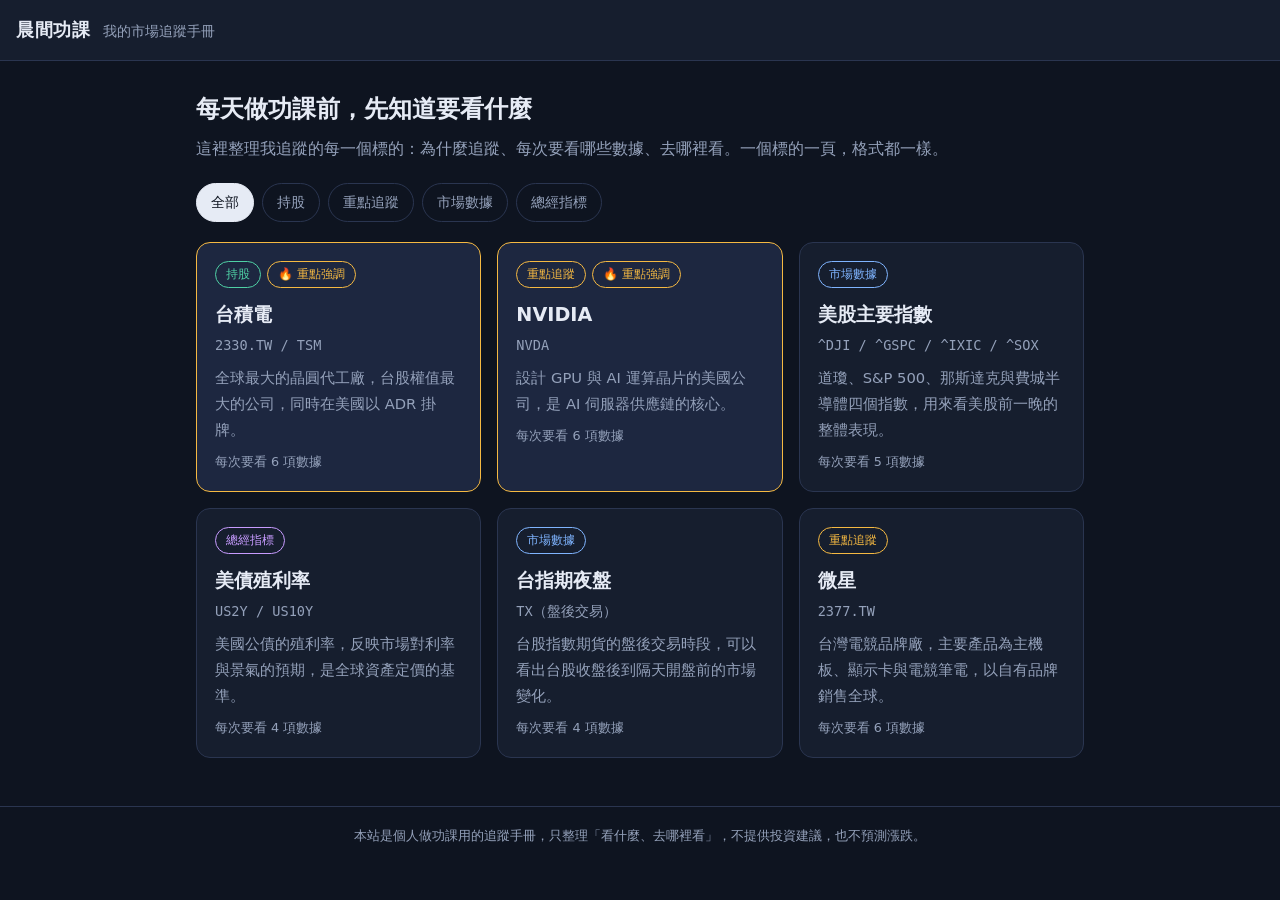
<file: index.html>
<!DOCTYPE html>
<html lang="zh-Hant">
<head>
  <meta charset="UTF-8">
  <meta name="viewport" content="width=device-width, initial-scale=1">
  <title>晨間功課｜我的市場追蹤手冊</title>
  <link rel="stylesheet" href="assets/style.css">
</head>
<body>
  <header class="site-header">
    <a class="site-title" href="index.html">晨間功課</a>
    <span class="site-sub">我的市場追蹤手冊</span>
  </header>

  <main class="page">
    <section class="intro">
      <h1>每天做功課前，先知道要看什麼</h1>
      <p>這裡整理我追蹤的每一個標的：為什麼追蹤、每次要看哪些數據、去哪裡看。一個標的一頁，格式都一樣。</p>
    </section>

    <!-- 類別篩選：新增類別時，這裡和 AGENTS.md 的類別表要一起更新 -->
    <nav class="filters" aria-label="類別篩選">
      <button class="chip is-active" data-filter="all">全部</button>
      <button class="chip" data-filter="holding">持股</button>
      <button class="chip" data-filter="focus">重點追蹤</button>
      <button class="chip" data-filter="market">市場數據</button>
      <button class="chip" data-filter="macro">總經指標</button>
    </nav>

    <!-- 卡片區：重點強調的卡片排最前面，其餘依加入順序排列 -->
    <section class="cards" id="cards">
      <a class="card card--focus" href="targets/tsmc.html" data-category="holding">
        <div class="badges">
          <span class="badge badge--holding">持股</span>
          <span class="badge badge--focus">🔥 重點強調</span>
        </div>
        <h3>台積電</h3>
        <p class="code">2330.TW / TSM</p>
        <p class="oneliner">全球最大的晶圓代工廠，台股權值最大的公司，同時在美國以 ADR 掛牌。</p>
        <p class="meta">每次要看 6 項數據</p>
      </a>
      <a class="card card--focus" href="targets/nvidia.html" data-category="focus">
        <div class="badges">
          <span class="badge badge--focus">重點追蹤</span>
          <span class="badge badge--focus">🔥 重點強調</span>
        </div>
        <h3>NVIDIA</h3>
        <p class="code">NVDA</p>
        <p class="oneliner">設計 GPU 與 AI 運算晶片的美國公司，是 AI 伺服器供應鏈的核心。</p>
        <p class="meta">每次要看 6 項數據</p>
      </a>
      <a class="card" href="targets/us-indices.html" data-category="market">
        <div class="badges">
          <span class="badge badge--market">市場數據</span>
        </div>
        <h3>美股主要指數</h3>
        <p class="code">^DJI / ^GSPC / ^IXIC / ^SOX</p>
        <p class="oneliner">道瓊、S&amp;P 500、那斯達克與費城半導體四個指數，用來看美股前一晚的整體表現。</p>
        <p class="meta">每次要看 5 項數據</p>
      </a>
      <a class="card" href="targets/us-treasury.html" data-category="macro">
        <div class="badges">
          <span class="badge badge--macro">總經指標</span>
        </div>
        <h3>美債殖利率</h3>
        <p class="code">US2Y / US10Y</p>
        <p class="oneliner">美國公債的殖利率，反映市場對利率與景氣的預期，是全球資產定價的基準。</p>
        <p class="meta">每次要看 4 項數據</p>
      </a>
      <a class="card" href="targets/tx-night.html" data-category="market">
        <div class="badges">
          <span class="badge badge--market">市場數據</span>
        </div>
        <h3>台指期夜盤</h3>
        <p class="code">TX（盤後交易）</p>
        <p class="oneliner">台股指數期貨的盤後交易時段，可以看出台股收盤後到隔天開盤前的市場變化。</p>
        <p class="meta">每次要看 4 項數據</p>
      </a>
      <a class="card" href="targets/msi.html" data-category="focus">
        <div class="badges">
          <span class="badge badge--focus">重點追蹤</span>
        </div>
        <h3>微星</h3>
        <p class="code">2377.TW</p>
        <p class="oneliner">台灣電競品牌廠，主要產品為主機板、顯示卡與電競筆電，以自有品牌銷售全球。</p>
        <p class="meta">每次要看 6 項數據</p>
      </a>
    </section>
  </main>

  <footer class="site-footer">
    <p>本站是個人做功課用的追蹤手冊，只整理「看什麼、去哪裡看」，不提供投資建議，也不預測漲跌。</p>
  </footer>

  <script src="assets/site.js"></script>
</body>
</html>
</file>
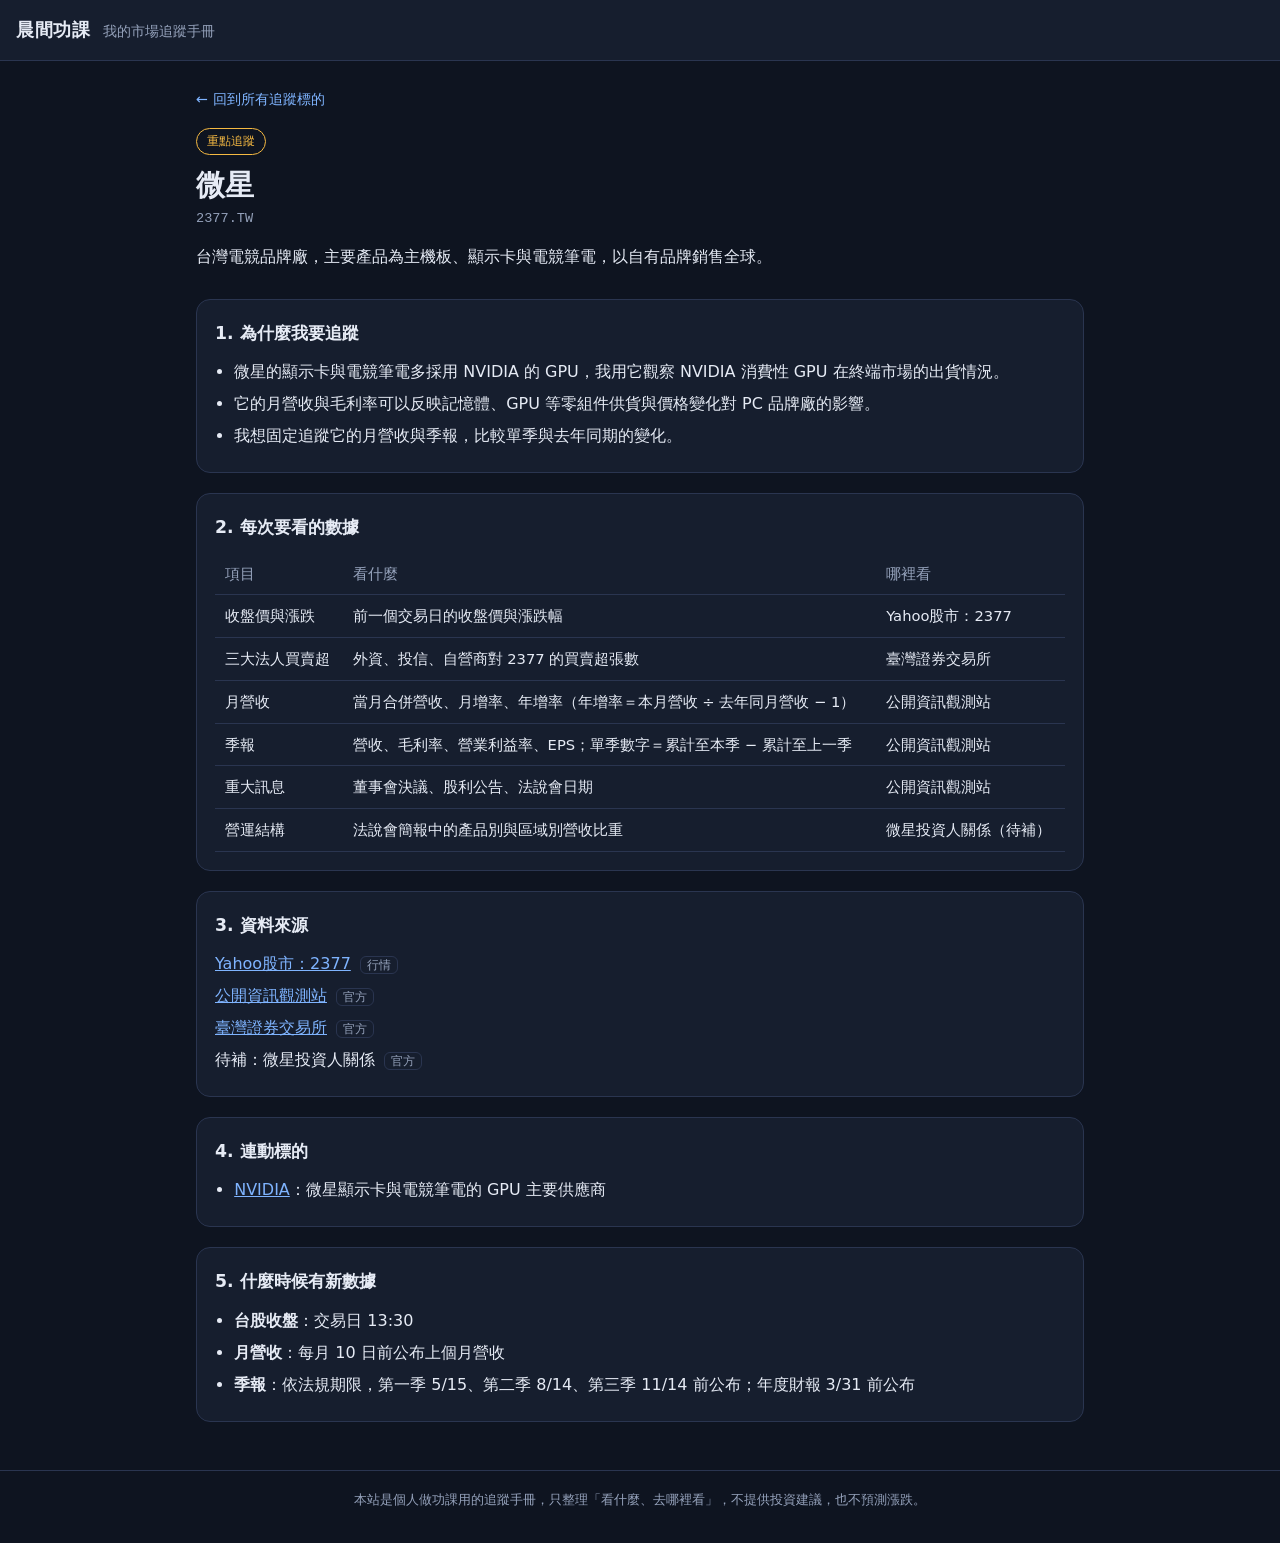
<file: targets/msi.html>
<!DOCTYPE html>
<html lang="zh-Hant">
<head>
  <meta charset="UTF-8">
  <meta name="viewport" content="width=device-width, initial-scale=1">
  <title>微星｜晨間功課</title>
  <link rel="stylesheet" href="../assets/style.css">
</head>
<body>
  <header class="site-header">
    <a class="site-title" href="../index.html">晨間功課</a>
    <span class="site-sub">我的市場追蹤手冊</span>
  </header>

  <main class="page">
    <a class="back" href="../index.html">← 回到所有追蹤標的</a>

    <!-- 區塊 0：標題區 -->
    <section class="hero">
      <div class="badges">
        <span class="badge badge--focus">重點追蹤</span>
      </div>
      <h1>微星</h1>
      <p class="code">2377.TW</p>
      <p class="oneliner">台灣電競品牌廠，主要產品為主機板、顯示卡與電競筆電，以自有品牌銷售全球。</p>
    </section>

    <!-- 區塊 1：為什麼追蹤 -->
    <section class="block" id="why">
      <h2>1. 為什麼我要追蹤</h2>
      <ul>
        <li>微星的顯示卡與電競筆電多採用 NVIDIA 的 GPU，我用它觀察 NVIDIA 消費性 GPU 在終端市場的出貨情況。</li>
        <li>它的月營收與毛利率可以反映記憶體、GPU 等零組件供貨與價格變化對 PC 品牌廠的影響。</li>
        <li>我想固定追蹤它的月營收與季報，比較單季與去年同期的變化。</li>
      </ul>
    </section>

    <!-- 區塊 2：每次要看的數據 -->
    <section class="block" id="checks">
      <h2>2. 每次要看的數據</h2>
      <div class="table-wrap">
        <table>
          <thead>
            <tr><th>項目</th><th>看什麼</th><th>哪裡看</th></tr>
          </thead>
          <tbody>
            <tr><td>收盤價與漲跌</td><td>前一個交易日的收盤價與漲跌幅</td><td>Yahoo股市：2377</td></tr>
            <tr><td>三大法人買賣超</td><td>外資、投信、自營商對 2377 的買賣超張數</td><td>臺灣證券交易所</td></tr>
            <tr><td>月營收</td><td>當月合併營收、月增率、年增率（年增率＝本月營收 ÷ 去年同月營收 − 1）</td><td>公開資訊觀測站</td></tr>
            <tr><td>季報</td><td>營收、毛利率、營業利益率、EPS；單季數字＝累計至本季 − 累計至上一季</td><td>公開資訊觀測站</td></tr>
            <tr><td>重大訊息</td><td>董事會決議、股利公告、法說會日期</td><td>公開資訊觀測站</td></tr>
            <tr><td>營運結構</td><td>法說會簡報中的產品別與區域別營收比重</td><td>微星投資人關係（待補）</td></tr>
          </tbody>
        </table>
      </div>
    </section>

    <!-- 區塊 3：資料來源 -->
    <section class="block" id="sources">
      <h2>3. 資料來源</h2>
      <ul class="links">
        <li><a href="https://tw.stock.yahoo.com/quote/2377.TW" target="_blank" rel="noopener">Yahoo股市：2377</a> <span class="tag">行情</span></li>
        <li><a href="https://mops.twse.com.tw/" target="_blank" rel="noopener">公開資訊觀測站</a> <span class="tag">官方</span></li>
        <li><a href="https://www.twse.com.tw/" target="_blank" rel="noopener">臺灣證券交易所</a> <span class="tag">官方</span></li>
        <li>待補：微星投資人關係 <span class="tag">官方</span></li>
      </ul>
    </section>

    <!-- 區塊 4：連動標的 -->
    <section class="block" id="related">
      <h2>4. 連動標的</h2>
      <ul>
        <li><a href="nvidia.html">NVIDIA</a>：微星顯示卡與電競筆電的 GPU 主要供應商</li>
      </ul>
    </section>

    <!-- 區塊 5：什麼時候有新數據 -->
    <section class="block" id="timing">
      <h2>5. 什麼時候有新數據</h2>
      <ul>
        <li><strong>台股收盤</strong>：交易日 13:30</li>
        <li><strong>月營收</strong>：每月 10 日前公布上個月營收</li>
        <li><strong>季報</strong>：依法規期限，第一季 5/15、第二季 8/14、第三季 11/14 前公布；年度財報 3/31 前公布</li>
      </ul>
    </section>
  </main>

  <footer class="site-footer">
    <p>本站是個人做功課用的追蹤手冊，只整理「看什麼、去哪裡看」，不提供投資建議，也不預測漲跌。</p>
  </footer>
</body>
</html>
</file>
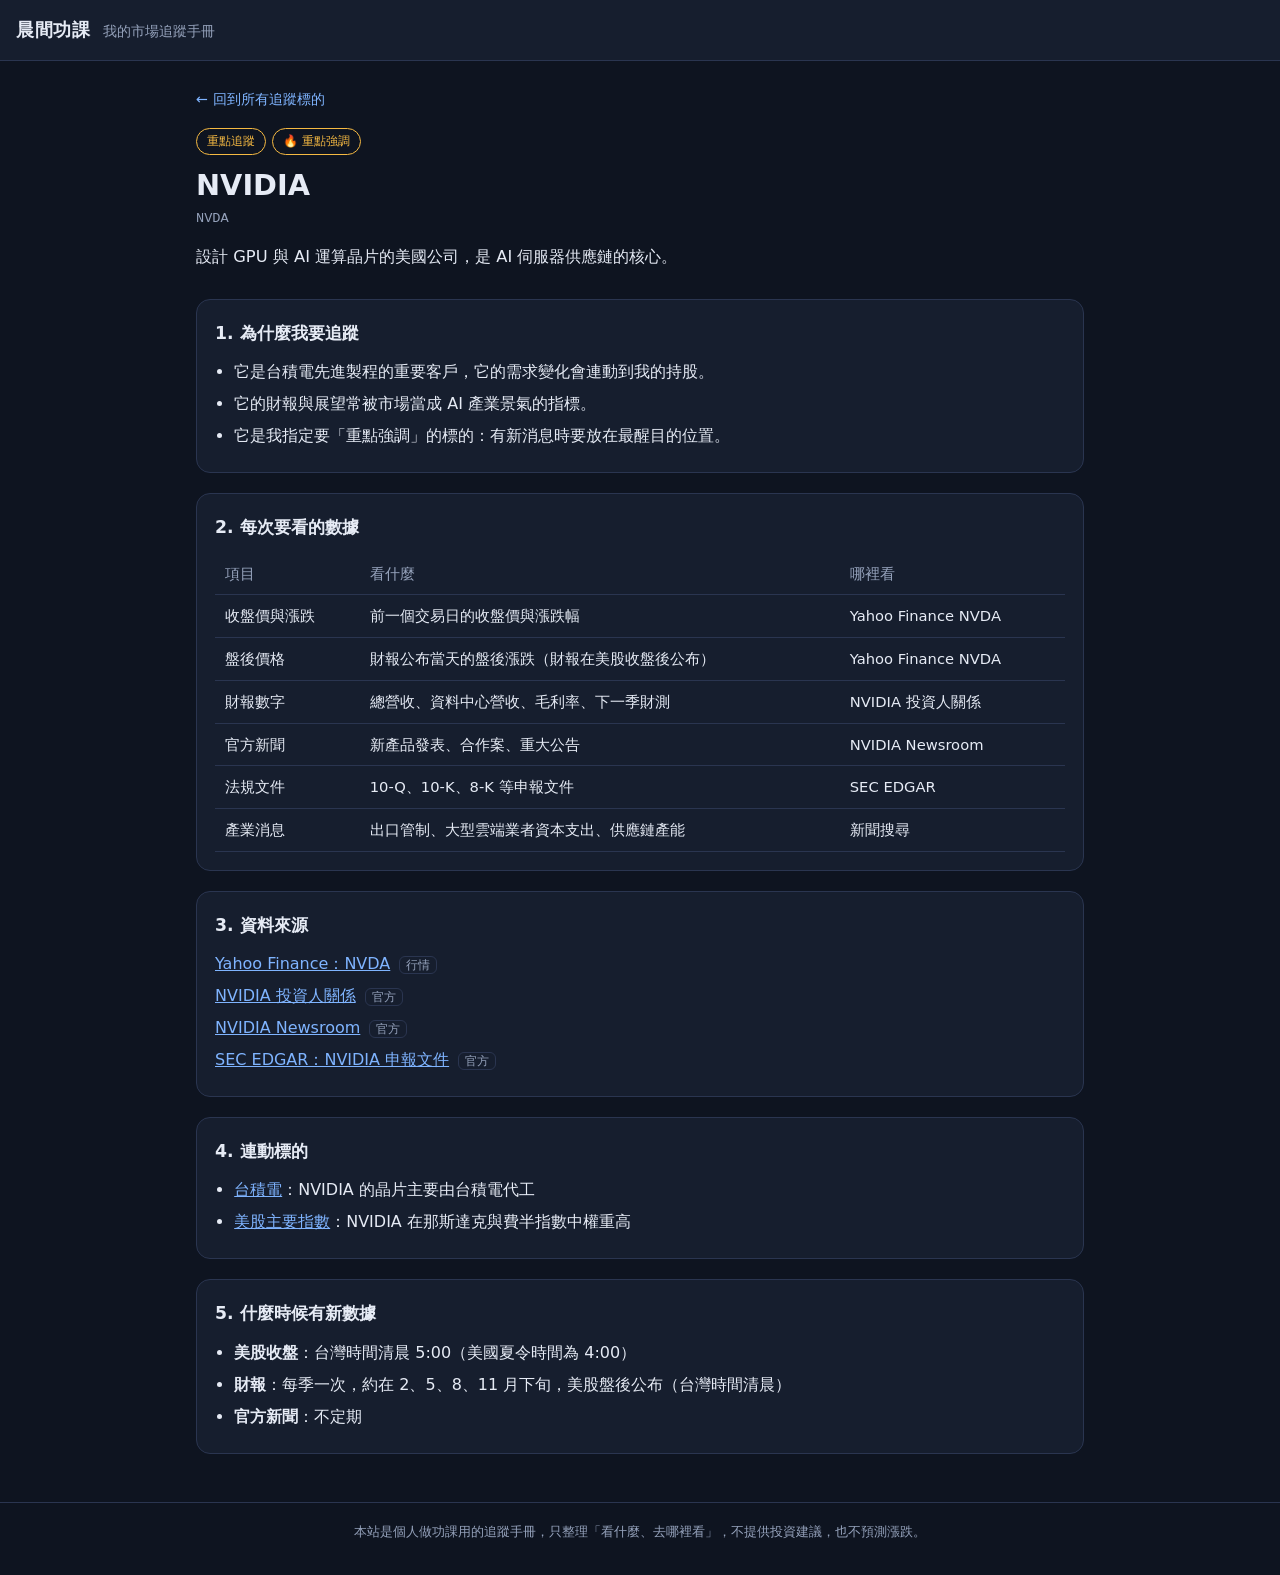
<file: targets/nvidia.html>
<!DOCTYPE html>
<html lang="zh-Hant">
<head>
  <meta charset="UTF-8">
  <meta name="viewport" content="width=device-width, initial-scale=1">
  <title>NVIDIA｜晨間功課</title>
  <link rel="stylesheet" href="../assets/style.css">
</head>
<body>
  <header class="site-header">
    <a class="site-title" href="../index.html">晨間功課</a>
    <span class="site-sub">我的市場追蹤手冊</span>
  </header>

  <main class="page">
    <a class="back" href="../index.html">← 回到所有追蹤標的</a>

    <!-- 區塊 0：標題區 -->
    <section class="hero">
      <div class="badges">
        <span class="badge badge--focus">重點追蹤</span>
        <span class="badge badge--focus">🔥 重點強調</span>
      </div>
      <h1>NVIDIA</h1>
      <p class="code">NVDA</p>
      <p class="oneliner">設計 GPU 與 AI 運算晶片的美國公司，是 AI 伺服器供應鏈的核心。</p>
    </section>

    <!-- 區塊 1：為什麼追蹤 -->
    <section class="block" id="why">
      <h2>1. 為什麼我要追蹤</h2>
      <ul>
        <li>它是台積電先進製程的重要客戶，它的需求變化會連動到我的持股。</li>
        <li>它的財報與展望常被市場當成 AI 產業景氣的指標。</li>
        <li>它是我指定要「重點強調」的標的：有新消息時要放在最醒目的位置。</li>
      </ul>
    </section>

    <!-- 區塊 2：每次要看的數據 -->
    <section class="block" id="checks">
      <h2>2. 每次要看的數據</h2>
      <div class="table-wrap">
        <table>
          <thead>
            <tr><th>項目</th><th>看什麼</th><th>哪裡看</th></tr>
          </thead>
          <tbody>
            <tr><td>收盤價與漲跌</td><td>前一個交易日的收盤價與漲跌幅</td><td>Yahoo Finance NVDA</td></tr>
            <tr><td>盤後價格</td><td>財報公布當天的盤後漲跌（財報在美股收盤後公布）</td><td>Yahoo Finance NVDA</td></tr>
            <tr><td>財報數字</td><td>總營收、資料中心營收、毛利率、下一季財測</td><td>NVIDIA 投資人關係</td></tr>
            <tr><td>官方新聞</td><td>新產品發表、合作案、重大公告</td><td>NVIDIA Newsroom</td></tr>
            <tr><td>法規文件</td><td>10-Q、10-K、8-K 等申報文件</td><td>SEC EDGAR</td></tr>
            <tr><td>產業消息</td><td>出口管制、大型雲端業者資本支出、供應鏈產能</td><td>新聞搜尋</td></tr>
          </tbody>
        </table>
      </div>
    </section>

    <!-- 區塊 3：資料來源 -->
    <section class="block" id="sources">
      <h2>3. 資料來源</h2>
      <ul class="links">
        <li><a href="https://finance.yahoo.com/quote/NVDA" target="_blank" rel="noopener">Yahoo Finance：NVDA</a> <span class="tag">行情</span></li>
        <li><a href="https://investor.nvidia.com/" target="_blank" rel="noopener">NVIDIA 投資人關係</a> <span class="tag">官方</span></li>
        <li><a href="https://nvidianews.nvidia.com/" target="_blank" rel="noopener">NVIDIA Newsroom</a> <span class="tag">官方</span></li>
        <li><a href="https://www.sec.gov/cgi-bin/browse-edgar?action=getcompany&amp;CIK=1045810" target="_blank" rel="noopener">SEC EDGAR：NVIDIA 申報文件</a> <span class="tag">官方</span></li>
      </ul>
    </section>

    <!-- 區塊 4：連動標的 -->
    <section class="block" id="related">
      <h2>4. 連動標的</h2>
      <ul>
        <li><a href="tsmc.html">台積電</a>：NVIDIA 的晶片主要由台積電代工</li>
        <li><a href="us-indices.html">美股主要指數</a>：NVIDIA 在那斯達克與費半指數中權重高</li>
      </ul>
    </section>

    <!-- 區塊 5：什麼時候有新數據 -->
    <section class="block" id="timing">
      <h2>5. 什麼時候有新數據</h2>
      <ul>
        <li><strong>美股收盤</strong>：台灣時間清晨 5:00（美國夏令時間為 4:00）</li>
        <li><strong>財報</strong>：每季一次，約在 2、5、8、11 月下旬，美股盤後公布（台灣時間清晨）</li>
        <li><strong>官方新聞</strong>：不定期</li>
      </ul>
    </section>
  </main>

  <footer class="site-footer">
    <p>本站是個人做功課用的追蹤手冊，只整理「看什麼、去哪裡看」，不提供投資建議，也不預測漲跌。</p>
  </footer>
</body>
</html>
</file>
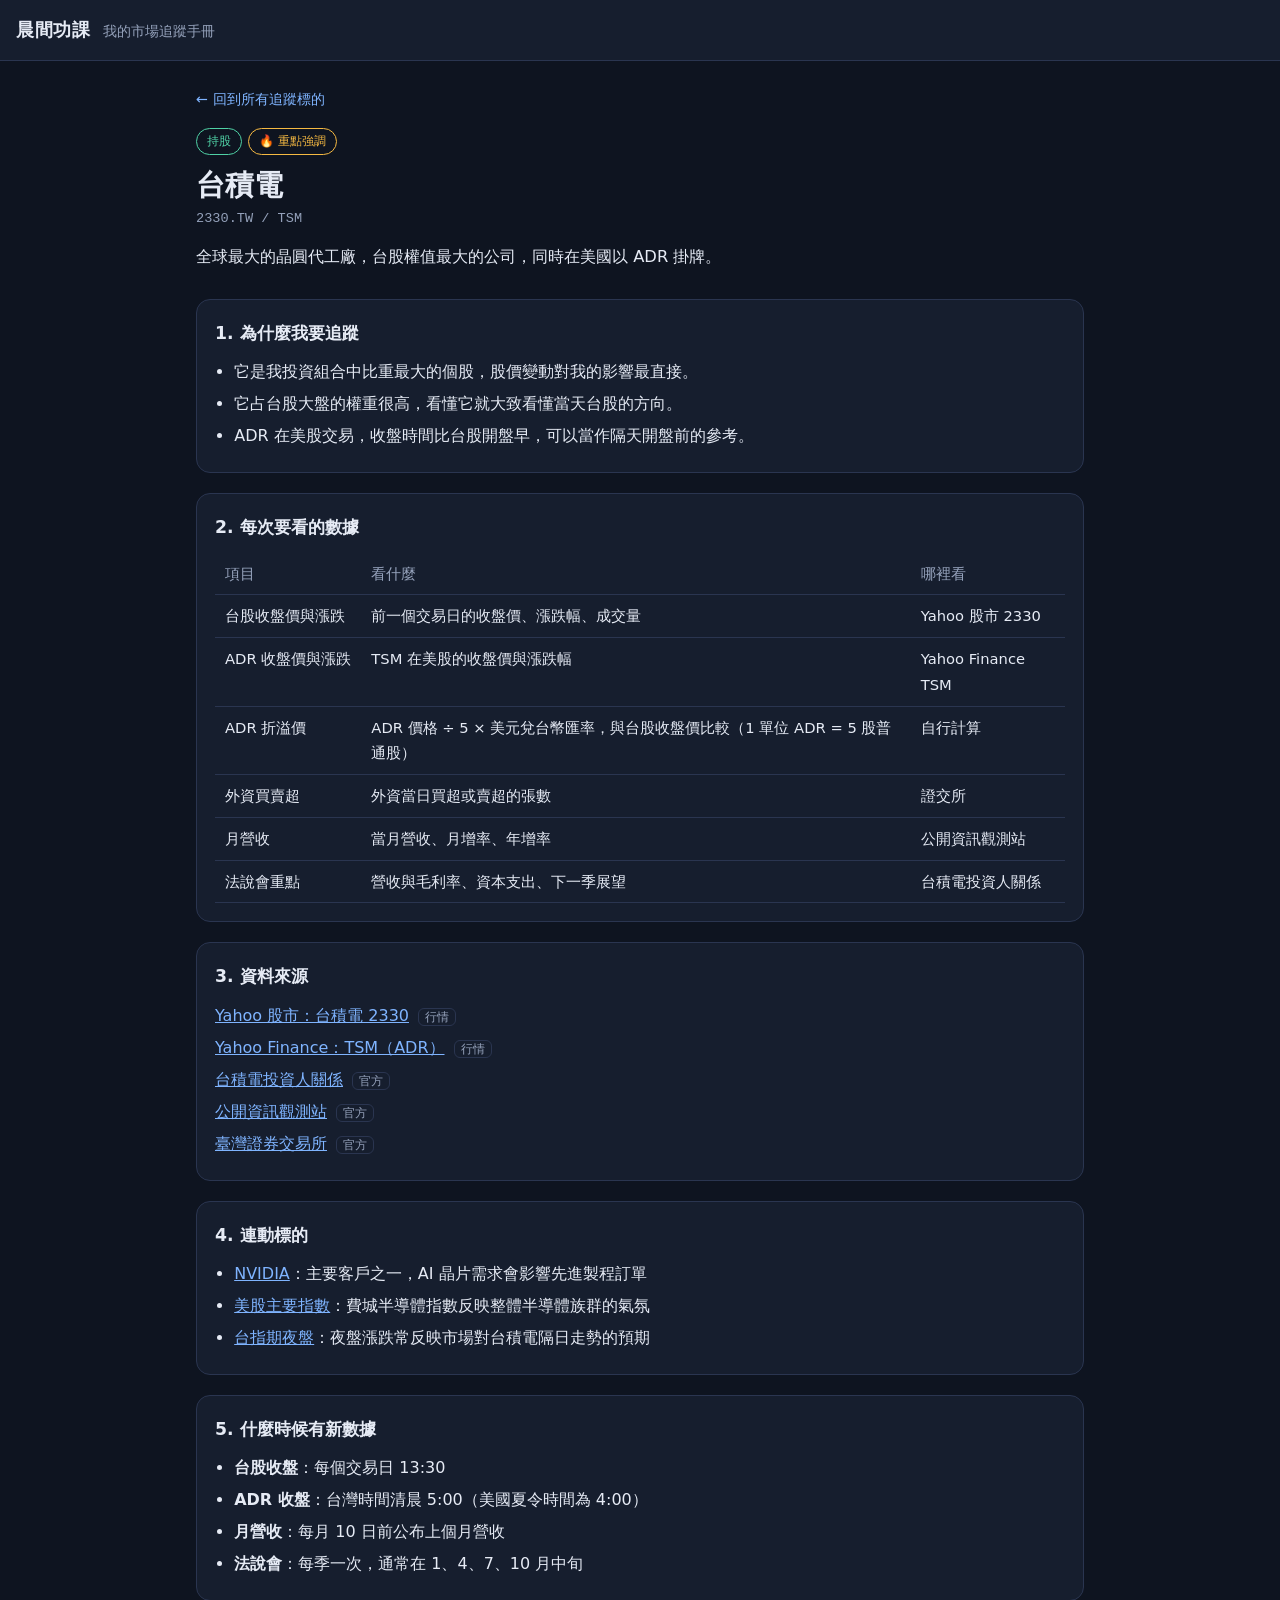
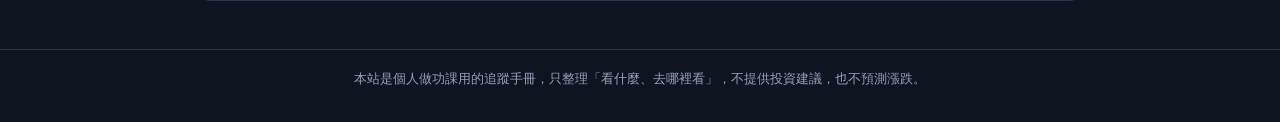
<file: targets/tsmc.html>
<!DOCTYPE html>
<html lang="zh-Hant">
<head>
  <meta charset="UTF-8">
  <meta name="viewport" content="width=device-width, initial-scale=1">
  <title>台積電｜晨間功課</title>
  <link rel="stylesheet" href="../assets/style.css">
</head>
<body>
  <header class="site-header">
    <a class="site-title" href="../index.html">晨間功課</a>
    <span class="site-sub">我的市場追蹤手冊</span>
  </header>

  <main class="page">
    <a class="back" href="../index.html">← 回到所有追蹤標的</a>

    <!-- 區塊 0：標題區 -->
    <section class="hero">
      <div class="badges">
        <span class="badge badge--holding">持股</span>
        <span class="badge badge--focus">🔥 重點強調</span>
      </div>
      <h1>台積電</h1>
      <p class="code">2330.TW / TSM</p>
      <p class="oneliner">全球最大的晶圓代工廠，台股權值最大的公司，同時在美國以 ADR 掛牌。</p>
    </section>

    <!-- 區塊 1：為什麼追蹤 -->
    <section class="block" id="why">
      <h2>1. 為什麼我要追蹤</h2>
      <ul>
        <li>它是我投資組合中比重最大的個股，股價變動對我的影響最直接。</li>
        <li>它占台股大盤的權重很高，看懂它就大致看懂當天台股的方向。</li>
        <li>ADR 在美股交易，收盤時間比台股開盤早，可以當作隔天開盤前的參考。</li>
      </ul>
    </section>

    <!-- 區塊 2：每次要看的數據 -->
    <section class="block" id="checks">
      <h2>2. 每次要看的數據</h2>
      <div class="table-wrap">
        <table>
          <thead>
            <tr><th>項目</th><th>看什麼</th><th>哪裡看</th></tr>
          </thead>
          <tbody>
            <tr><td>台股收盤價與漲跌</td><td>前一個交易日的收盤價、漲跌幅、成交量</td><td>Yahoo 股市 2330</td></tr>
            <tr><td>ADR 收盤價與漲跌</td><td>TSM 在美股的收盤價與漲跌幅</td><td>Yahoo Finance TSM</td></tr>
            <tr><td>ADR 折溢價</td><td>ADR 價格 ÷ 5 × 美元兌台幣匯率，與台股收盤價比較（1 單位 ADR = 5 股普通股）</td><td>自行計算</td></tr>
            <tr><td>外資買賣超</td><td>外資當日買超或賣超的張數</td><td>證交所</td></tr>
            <tr><td>月營收</td><td>當月營收、月增率、年增率</td><td>公開資訊觀測站</td></tr>
            <tr><td>法說會重點</td><td>營收與毛利率、資本支出、下一季展望</td><td>台積電投資人關係</td></tr>
          </tbody>
        </table>
      </div>
    </section>

    <!-- 區塊 3：資料來源 -->
    <section class="block" id="sources">
      <h2>3. 資料來源</h2>
      <ul class="links">
        <li><a href="https://tw.stock.yahoo.com/quote/2330.TW" target="_blank" rel="noopener">Yahoo 股市：台積電 2330</a> <span class="tag">行情</span></li>
        <li><a href="https://finance.yahoo.com/quote/TSM" target="_blank" rel="noopener">Yahoo Finance：TSM（ADR）</a> <span class="tag">行情</span></li>
        <li><a href="https://investor.tsmc.com/chinese" target="_blank" rel="noopener">台積電投資人關係</a> <span class="tag">官方</span></li>
        <li><a href="https://mops.twse.com.tw/" target="_blank" rel="noopener">公開資訊觀測站</a> <span class="tag">官方</span></li>
        <li><a href="https://www.twse.com.tw/" target="_blank" rel="noopener">臺灣證券交易所</a> <span class="tag">官方</span></li>
      </ul>
    </section>

    <!-- 區塊 4：連動標的 -->
    <section class="block" id="related">
      <h2>4. 連動標的</h2>
      <ul>
        <li><a href="nvidia.html">NVIDIA</a>：主要客戶之一，AI 晶片需求會影響先進製程訂單</li>
        <li><a href="us-indices.html">美股主要指數</a>：費城半導體指數反映整體半導體族群的氣氛</li>
        <li><a href="tx-night.html">台指期夜盤</a>：夜盤漲跌常反映市場對台積電隔日走勢的預期</li>
      </ul>
    </section>

    <!-- 區塊 5：什麼時候有新數據 -->
    <section class="block" id="timing">
      <h2>5. 什麼時候有新數據</h2>
      <ul>
        <li><strong>台股收盤</strong>：每個交易日 13:30</li>
        <li><strong>ADR 收盤</strong>：台灣時間清晨 5:00（美國夏令時間為 4:00）</li>
        <li><strong>月營收</strong>：每月 10 日前公布上個月營收</li>
        <li><strong>法說會</strong>：每季一次，通常在 1、4、7、10 月中旬</li>
      </ul>
    </section>
  </main>

  <footer class="site-footer">
    <p>本站是個人做功課用的追蹤手冊，只整理「看什麼、去哪裡看」，不提供投資建議，也不預測漲跌。</p>
  </footer>
</body>
</html>
</file>
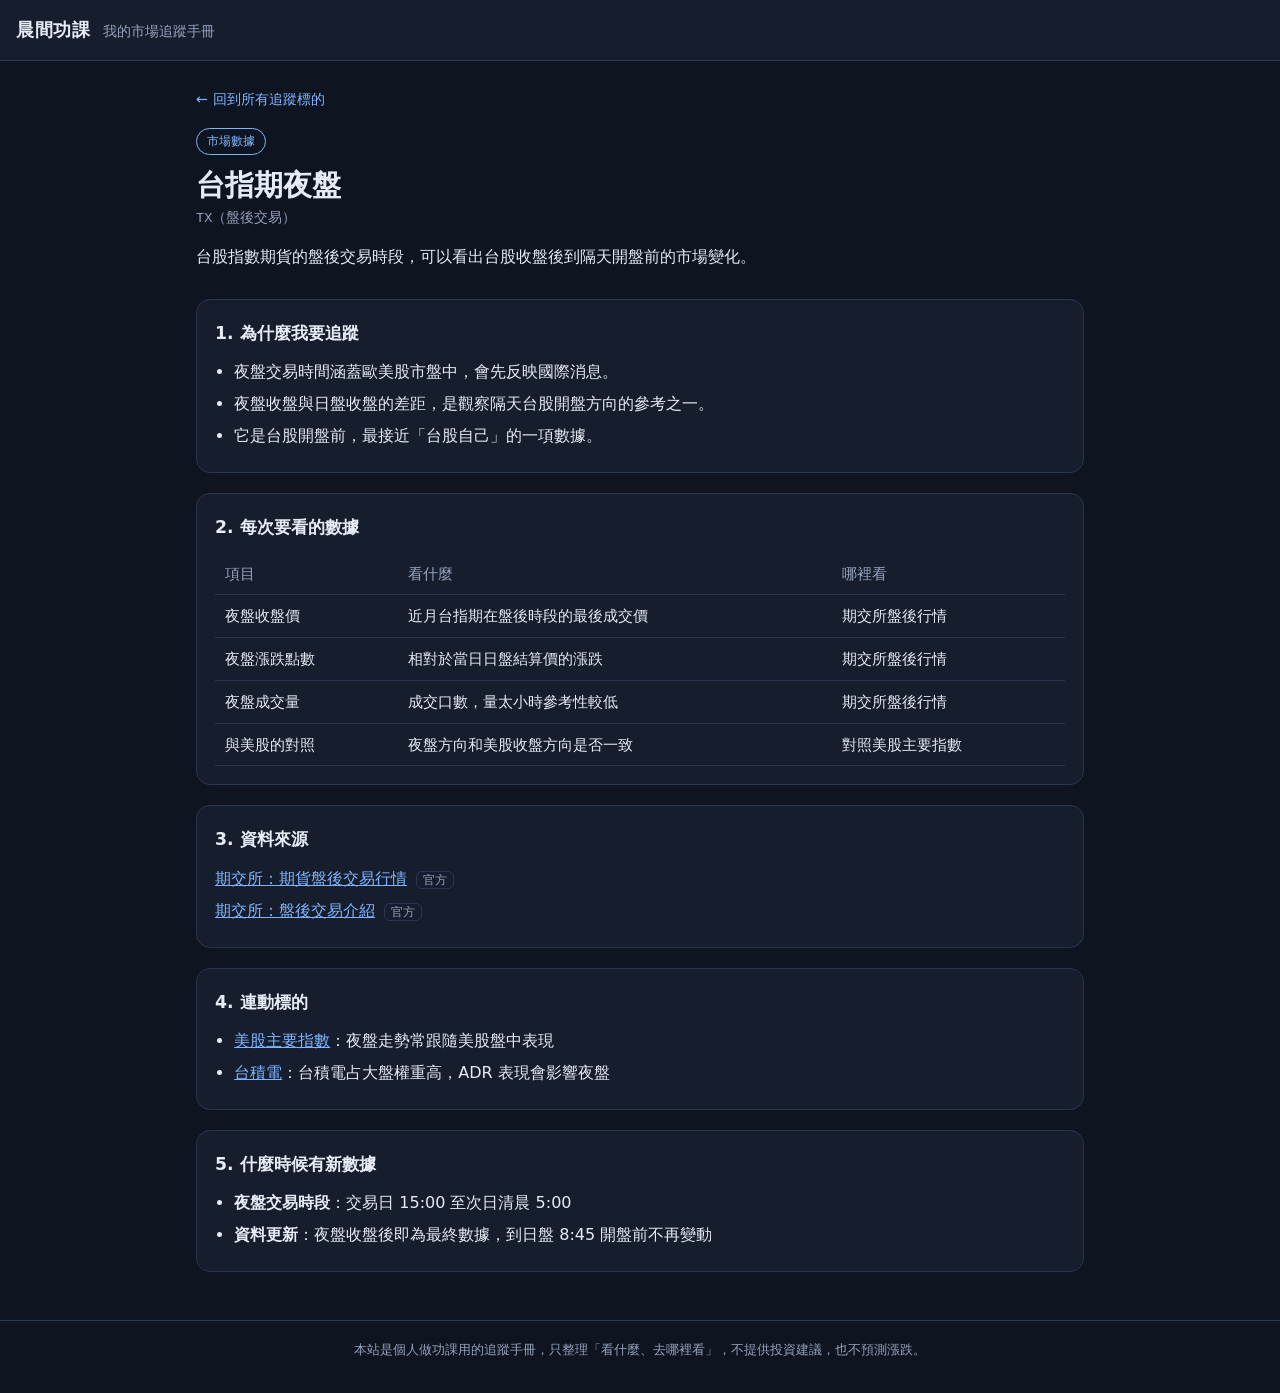
<file: targets/tx-night.html>
<!DOCTYPE html>
<html lang="zh-Hant">
<head>
  <meta charset="UTF-8">
  <meta name="viewport" content="width=device-width, initial-scale=1">
  <title>台指期夜盤｜晨間功課</title>
  <link rel="stylesheet" href="../assets/style.css">
</head>
<body>
  <header class="site-header">
    <a class="site-title" href="../index.html">晨間功課</a>
    <span class="site-sub">我的市場追蹤手冊</span>
  </header>

  <main class="page">
    <a class="back" href="../index.html">← 回到所有追蹤標的</a>

    <!-- 區塊 0：標題區 -->
    <section class="hero">
      <div class="badges">
        <span class="badge badge--market">市場數據</span>
      </div>
      <h1>台指期夜盤</h1>
      <p class="code">TX（盤後交易）</p>
      <p class="oneliner">台股指數期貨的盤後交易時段，可以看出台股收盤後到隔天開盤前的市場變化。</p>
    </section>

    <!-- 區塊 1：為什麼追蹤 -->
    <section class="block" id="why">
      <h2>1. 為什麼我要追蹤</h2>
      <ul>
        <li>夜盤交易時間涵蓋歐美股市盤中，會先反映國際消息。</li>
        <li>夜盤收盤與日盤收盤的差距，是觀察隔天台股開盤方向的參考之一。</li>
        <li>它是台股開盤前，最接近「台股自己」的一項數據。</li>
      </ul>
    </section>

    <!-- 區塊 2：每次要看的數據 -->
    <section class="block" id="checks">
      <h2>2. 每次要看的數據</h2>
      <div class="table-wrap">
        <table>
          <thead>
            <tr><th>項目</th><th>看什麼</th><th>哪裡看</th></tr>
          </thead>
          <tbody>
            <tr><td>夜盤收盤價</td><td>近月台指期在盤後時段的最後成交價</td><td>期交所盤後行情</td></tr>
            <tr><td>夜盤漲跌點數</td><td>相對於當日日盤結算價的漲跌</td><td>期交所盤後行情</td></tr>
            <tr><td>夜盤成交量</td><td>成交口數，量太小時參考性較低</td><td>期交所盤後行情</td></tr>
            <tr><td>與美股的對照</td><td>夜盤方向和美股收盤方向是否一致</td><td>對照美股主要指數</td></tr>
          </tbody>
        </table>
      </div>
    </section>

    <!-- 區塊 3：資料來源 -->
    <section class="block" id="sources">
      <h2>3. 資料來源</h2>
      <ul class="links">
        <li><a href="https://www.taifex.com.tw/cht/3/futContractsDateAh" target="_blank" rel="noopener">期交所：期貨盤後交易行情</a> <span class="tag">官方</span></li>
        <li><a href="https://www.taifex.com.tw/cht/4/aHIntroduction" target="_blank" rel="noopener">期交所：盤後交易介紹</a> <span class="tag">官方</span></li>
      </ul>
    </section>

    <!-- 區塊 4：連動標的 -->
    <section class="block" id="related">
      <h2>4. 連動標的</h2>
      <ul>
        <li><a href="us-indices.html">美股主要指數</a>：夜盤走勢常跟隨美股盤中表現</li>
        <li><a href="tsmc.html">台積電</a>：台積電占大盤權重高，ADR 表現會影響夜盤</li>
      </ul>
    </section>

    <!-- 區塊 5：什麼時候有新數據 -->
    <section class="block" id="timing">
      <h2>5. 什麼時候有新數據</h2>
      <ul>
        <li><strong>夜盤交易時段</strong>：交易日 15:00 至次日清晨 5:00</li>
        <li><strong>資料更新</strong>：夜盤收盤後即為最終數據，到日盤 8:45 開盤前不再變動</li>
      </ul>
    </section>
  </main>

  <footer class="site-footer">
    <p>本站是個人做功課用的追蹤手冊，只整理「看什麼、去哪裡看」，不提供投資建議，也不預測漲跌。</p>
  </footer>
</body>
</html>
</file>
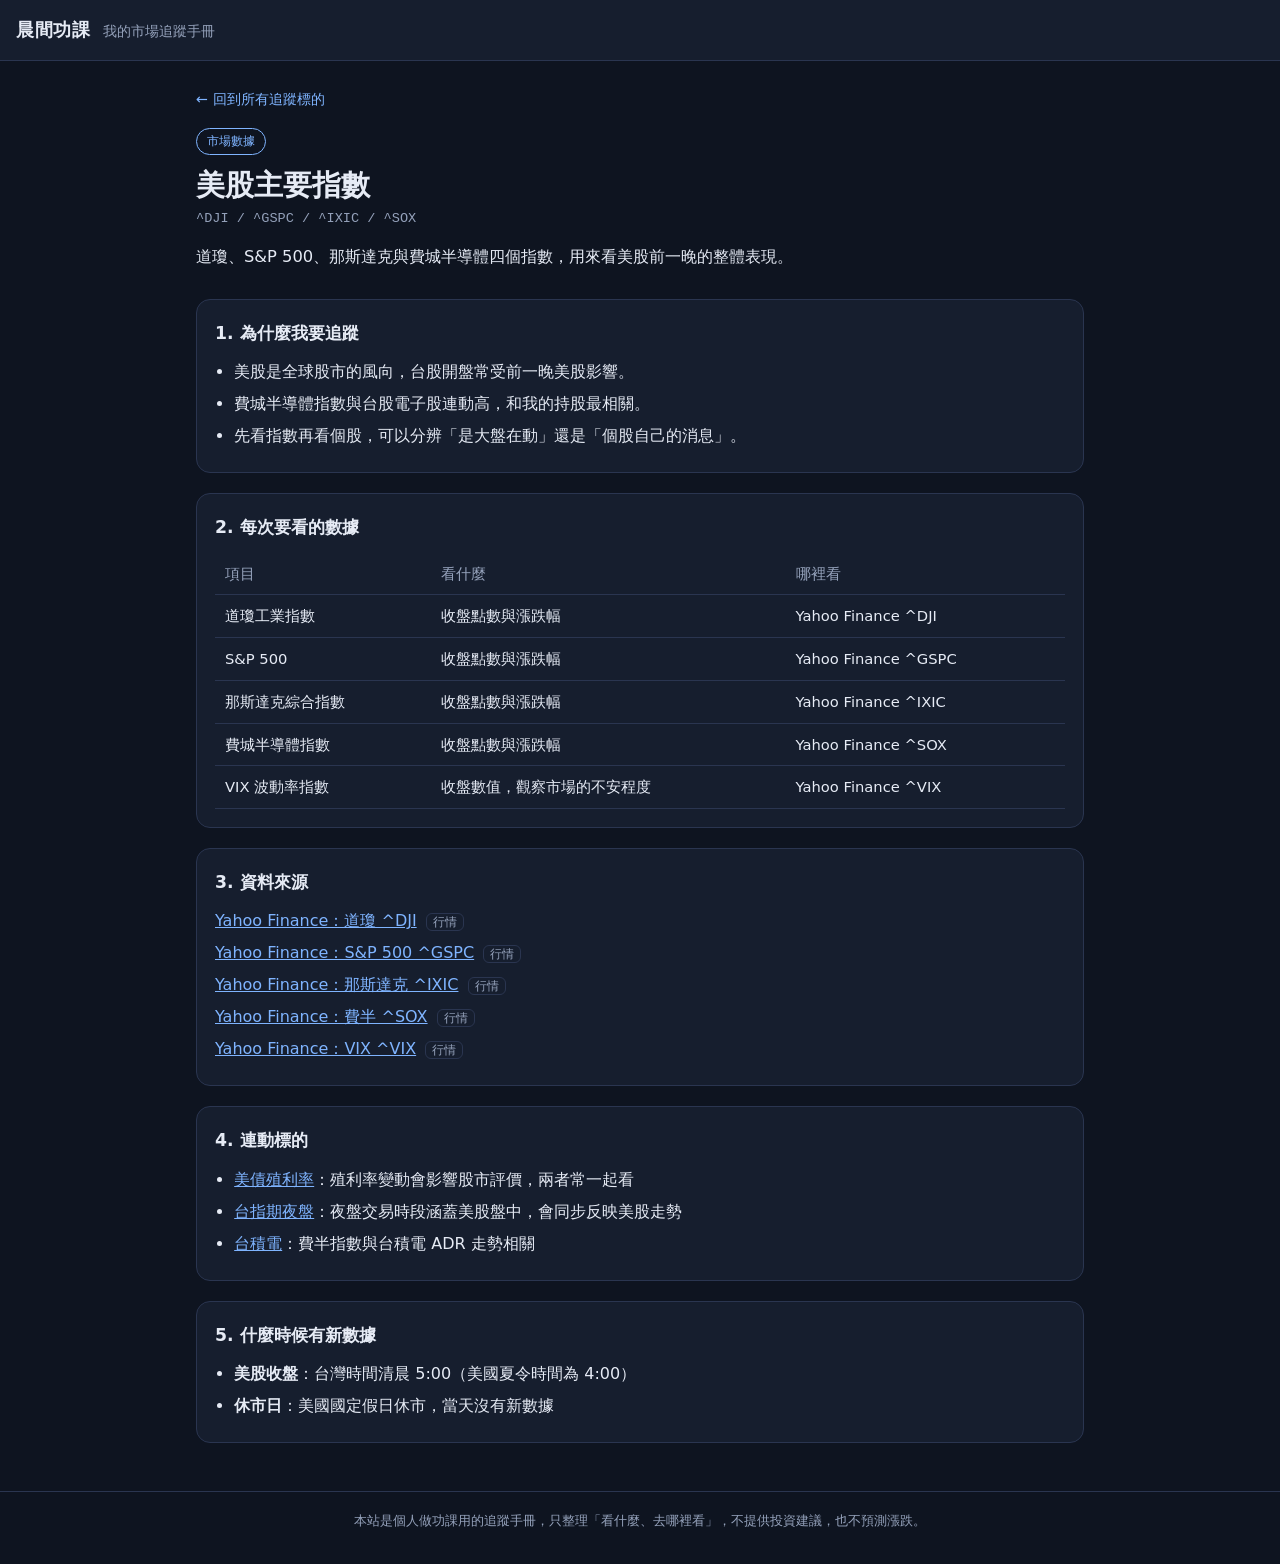
<file: targets/us-indices.html>
<!DOCTYPE html>
<html lang="zh-Hant">
<head>
  <meta charset="UTF-8">
  <meta name="viewport" content="width=device-width, initial-scale=1">
  <title>美股主要指數｜晨間功課</title>
  <link rel="stylesheet" href="../assets/style.css">
</head>
<body>
  <header class="site-header">
    <a class="site-title" href="../index.html">晨間功課</a>
    <span class="site-sub">我的市場追蹤手冊</span>
  </header>

  <main class="page">
    <a class="back" href="../index.html">← 回到所有追蹤標的</a>

    <!-- 區塊 0：標題區 -->
    <section class="hero">
      <div class="badges">
        <span class="badge badge--market">市場數據</span>
      </div>
      <h1>美股主要指數</h1>
      <p class="code">^DJI / ^GSPC / ^IXIC / ^SOX</p>
      <p class="oneliner">道瓊、S&amp;P 500、那斯達克與費城半導體四個指數，用來看美股前一晚的整體表現。</p>
    </section>

    <!-- 區塊 1：為什麼追蹤 -->
    <section class="block" id="why">
      <h2>1. 為什麼我要追蹤</h2>
      <ul>
        <li>美股是全球股市的風向，台股開盤常受前一晚美股影響。</li>
        <li>費城半導體指數與台股電子股連動高，和我的持股最相關。</li>
        <li>先看指數再看個股，可以分辨「是大盤在動」還是「個股自己的消息」。</li>
      </ul>
    </section>

    <!-- 區塊 2：每次要看的數據 -->
    <section class="block" id="checks">
      <h2>2. 每次要看的數據</h2>
      <div class="table-wrap">
        <table>
          <thead>
            <tr><th>項目</th><th>看什麼</th><th>哪裡看</th></tr>
          </thead>
          <tbody>
            <tr><td>道瓊工業指數</td><td>收盤點數與漲跌幅</td><td>Yahoo Finance ^DJI</td></tr>
            <tr><td>S&amp;P 500</td><td>收盤點數與漲跌幅</td><td>Yahoo Finance ^GSPC</td></tr>
            <tr><td>那斯達克綜合指數</td><td>收盤點數與漲跌幅</td><td>Yahoo Finance ^IXIC</td></tr>
            <tr><td>費城半導體指數</td><td>收盤點數與漲跌幅</td><td>Yahoo Finance ^SOX</td></tr>
            <tr><td>VIX 波動率指數</td><td>收盤數值，觀察市場的不安程度</td><td>Yahoo Finance ^VIX</td></tr>
          </tbody>
        </table>
      </div>
    </section>

    <!-- 區塊 3：資料來源 -->
    <section class="block" id="sources">
      <h2>3. 資料來源</h2>
      <ul class="links">
        <li><a href="https://finance.yahoo.com/quote/%5EDJI" target="_blank" rel="noopener">Yahoo Finance：道瓊 ^DJI</a> <span class="tag">行情</span></li>
        <li><a href="https://finance.yahoo.com/quote/%5EGSPC" target="_blank" rel="noopener">Yahoo Finance：S&amp;P 500 ^GSPC</a> <span class="tag">行情</span></li>
        <li><a href="https://finance.yahoo.com/quote/%5EIXIC" target="_blank" rel="noopener">Yahoo Finance：那斯達克 ^IXIC</a> <span class="tag">行情</span></li>
        <li><a href="https://finance.yahoo.com/quote/%5ESOX" target="_blank" rel="noopener">Yahoo Finance：費半 ^SOX</a> <span class="tag">行情</span></li>
        <li><a href="https://finance.yahoo.com/quote/%5EVIX" target="_blank" rel="noopener">Yahoo Finance：VIX ^VIX</a> <span class="tag">行情</span></li>
      </ul>
    </section>

    <!-- 區塊 4：連動標的 -->
    <section class="block" id="related">
      <h2>4. 連動標的</h2>
      <ul>
        <li><a href="us-treasury.html">美債殖利率</a>：殖利率變動會影響股市評價，兩者常一起看</li>
        <li><a href="tx-night.html">台指期夜盤</a>：夜盤交易時段涵蓋美股盤中，會同步反映美股走勢</li>
        <li><a href="tsmc.html">台積電</a>：費半指數與台積電 ADR 走勢相關</li>
      </ul>
    </section>

    <!-- 區塊 5：什麼時候有新數據 -->
    <section class="block" id="timing">
      <h2>5. 什麼時候有新數據</h2>
      <ul>
        <li><strong>美股收盤</strong>：台灣時間清晨 5:00（美國夏令時間為 4:00）</li>
        <li><strong>休市日</strong>：美國國定假日休市，當天沒有新數據</li>
      </ul>
    </section>
  </main>

  <footer class="site-footer">
    <p>本站是個人做功課用的追蹤手冊，只整理「看什麼、去哪裡看」，不提供投資建議，也不預測漲跌。</p>
  </footer>
</body>
</html>
</file>
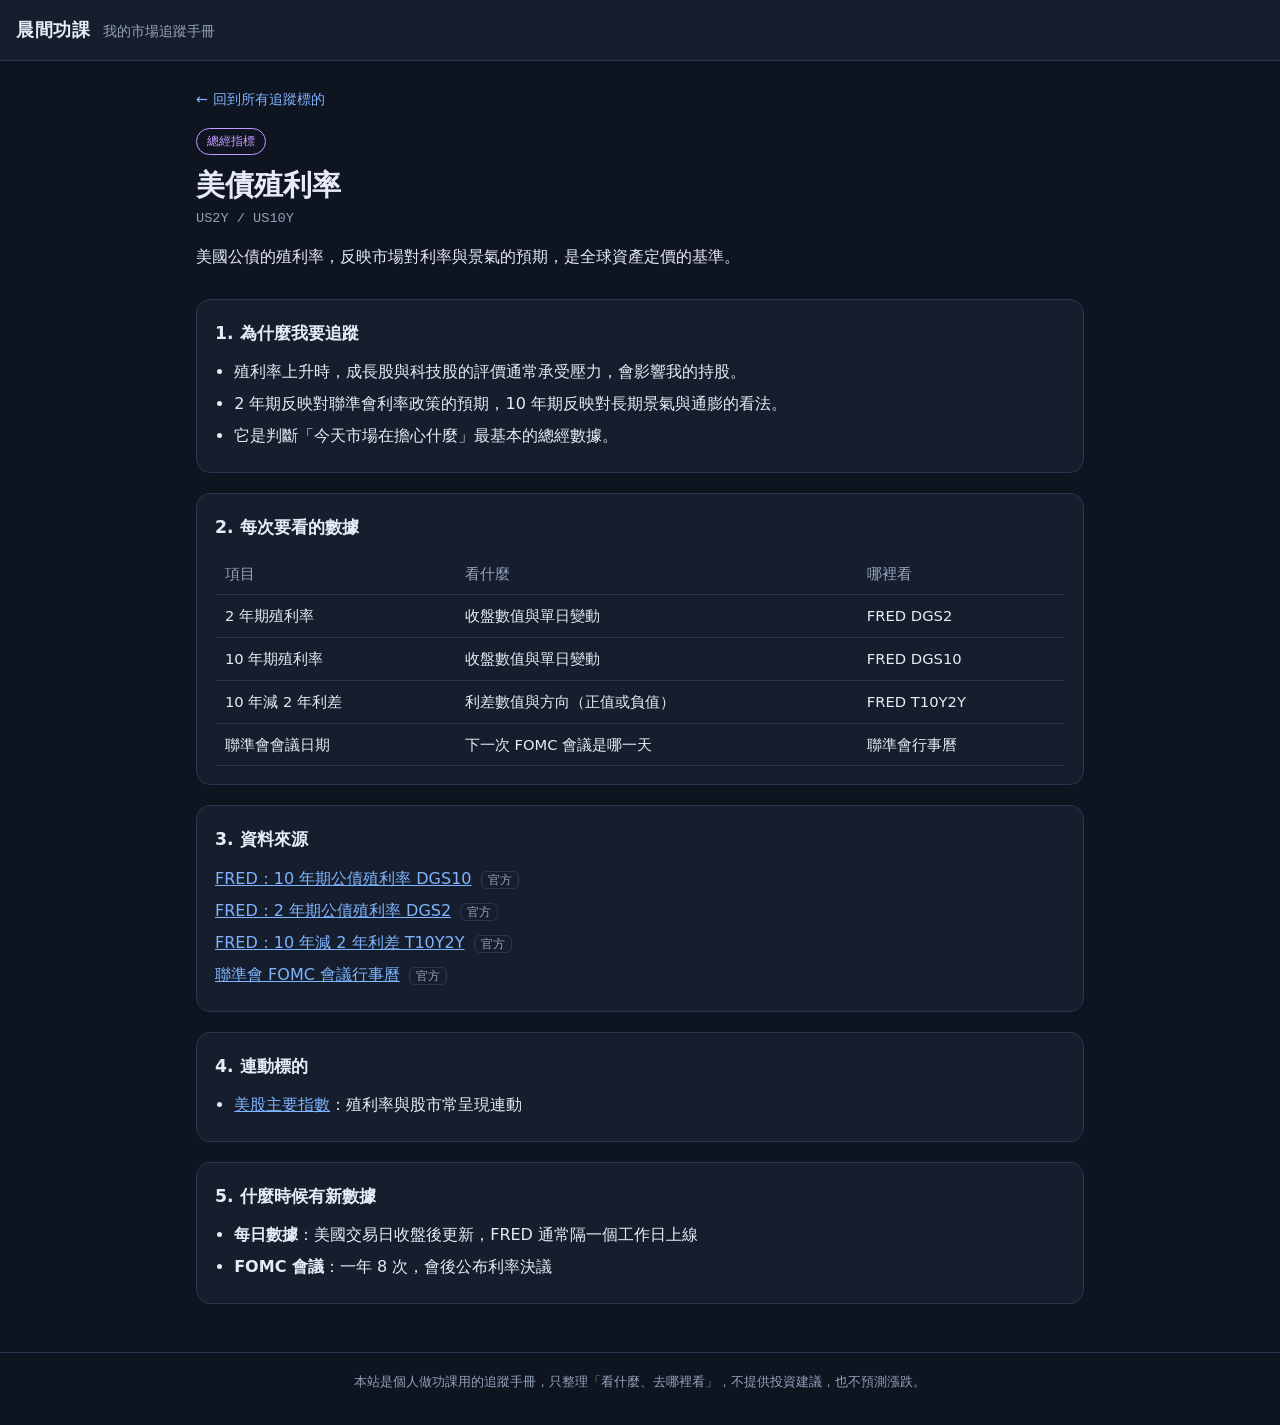
<file: targets/us-treasury.html>
<!DOCTYPE html>
<html lang="zh-Hant">
<head>
  <meta charset="UTF-8">
  <meta name="viewport" content="width=device-width, initial-scale=1">
  <title>美債殖利率｜晨間功課</title>
  <link rel="stylesheet" href="../assets/style.css">
</head>
<body>
  <header class="site-header">
    <a class="site-title" href="../index.html">晨間功課</a>
    <span class="site-sub">我的市場追蹤手冊</span>
  </header>

  <main class="page">
    <a class="back" href="../index.html">← 回到所有追蹤標的</a>

    <!-- 區塊 0：標題區 -->
    <section class="hero">
      <div class="badges">
        <span class="badge badge--macro">總經指標</span>
      </div>
      <h1>美債殖利率</h1>
      <p class="code">US2Y / US10Y</p>
      <p class="oneliner">美國公債的殖利率，反映市場對利率與景氣的預期，是全球資產定價的基準。</p>
    </section>

    <!-- 區塊 1：為什麼追蹤 -->
    <section class="block" id="why">
      <h2>1. 為什麼我要追蹤</h2>
      <ul>
        <li>殖利率上升時，成長股與科技股的評價通常承受壓力，會影響我的持股。</li>
        <li>2 年期反映對聯準會利率政策的預期，10 年期反映對長期景氣與通膨的看法。</li>
        <li>它是判斷「今天市場在擔心什麼」最基本的總經數據。</li>
      </ul>
    </section>

    <!-- 區塊 2：每次要看的數據 -->
    <section class="block" id="checks">
      <h2>2. 每次要看的數據</h2>
      <div class="table-wrap">
        <table>
          <thead>
            <tr><th>項目</th><th>看什麼</th><th>哪裡看</th></tr>
          </thead>
          <tbody>
            <tr><td>2 年期殖利率</td><td>收盤數值與單日變動</td><td>FRED DGS2</td></tr>
            <tr><td>10 年期殖利率</td><td>收盤數值與單日變動</td><td>FRED DGS10</td></tr>
            <tr><td>10 年減 2 年利差</td><td>利差數值與方向（正值或負值）</td><td>FRED T10Y2Y</td></tr>
            <tr><td>聯準會會議日期</td><td>下一次 FOMC 會議是哪一天</td><td>聯準會行事曆</td></tr>
          </tbody>
        </table>
      </div>
    </section>

    <!-- 區塊 3：資料來源 -->
    <section class="block" id="sources">
      <h2>3. 資料來源</h2>
      <ul class="links">
        <li><a href="https://fred.stlouisfed.org/series/DGS10" target="_blank" rel="noopener">FRED：10 年期公債殖利率 DGS10</a> <span class="tag">官方</span></li>
        <li><a href="https://fred.stlouisfed.org/series/DGS2" target="_blank" rel="noopener">FRED：2 年期公債殖利率 DGS2</a> <span class="tag">官方</span></li>
        <li><a href="https://fred.stlouisfed.org/series/T10Y2Y" target="_blank" rel="noopener">FRED：10 年減 2 年利差 T10Y2Y</a> <span class="tag">官方</span></li>
        <li><a href="https://www.federalreserve.gov/monetarypolicy/fomccalendars.htm" target="_blank" rel="noopener">聯準會 FOMC 會議行事曆</a> <span class="tag">官方</span></li>
      </ul>
    </section>

    <!-- 區塊 4：連動標的 -->
    <section class="block" id="related">
      <h2>4. 連動標的</h2>
      <ul>
        <li><a href="us-indices.html">美股主要指數</a>：殖利率與股市常呈現連動</li>
      </ul>
    </section>

    <!-- 區塊 5：什麼時候有新數據 -->
    <section class="block" id="timing">
      <h2>5. 什麼時候有新數據</h2>
      <ul>
        <li><strong>每日數據</strong>：美國交易日收盤後更新，FRED 通常隔一個工作日上線</li>
        <li><strong>FOMC 會議</strong>：一年 8 次，會後公布利率決議</li>
      </ul>
    </section>
  </main>

  <footer class="site-footer">
    <p>本站是個人做功課用的追蹤手冊，只整理「看什麼、去哪裡看」，不提供投資建議，也不預測漲跌。</p>
  </footer>
</body>
</html>
</file>
<file: assets/style.css>
/* 晨間功課：全站共用樣式。顏色與間距只在 :root 定義，頁面內不可寫 inline style。 */
:root {
  --bg: #0e1420;
  --surface: #161e2e;
  --surface-2: #1d2740;
  --border: #2a3550;
  --text: #e6ebf5;
  --muted: #94a1ba;
  --link: #7fb4ff;
  --focus: #f5b942;      /* 重點強調 */
  --holding: #4fd1a5;    /* 持股 */
  --market: #7fb4ff;     /* 市場數據 */
  --macro: #c79bff;      /* 總經指標 */
  --radius: 14px;
  --gap: 16px;
  --max: 920px;
}

* { box-sizing: border-box; }

body {
  margin: 0;
  background: var(--bg);
  color: var(--text);
  font-family: "Noto Sans TC", "PingFang TC", "Microsoft JhengHei", system-ui, sans-serif;
  line-height: 1.75;
  -webkit-text-size-adjust: 100%;
}

a { color: var(--link); }

.site-header {
  display: flex;
  align-items: baseline;
  gap: 12px;
  padding: 14px var(--gap);
  border-bottom: 1px solid var(--border);
  background: var(--surface);
}
.site-title { color: var(--text); font-weight: 700; font-size: 1.15rem; text-decoration: none; letter-spacing: .04em; }
.site-sub { color: var(--muted); font-size: .85rem; }

.page { max-width: var(--max); margin: 0 auto; padding: 24px var(--gap) 48px; }

.intro h1 { font-size: 1.5rem; line-height: 1.4; margin: 8px 0 8px; }
.intro p { color: var(--muted); margin: 0 0 20px; }

/* 篩選 */
.filters { display: flex; flex-wrap: wrap; gap: 8px; margin-bottom: 20px; }
.chip {
  font: inherit; font-size: .9rem;
  padding: 6px 14px; min-height: 36px;
  color: var(--muted); background: transparent;
  border: 1px solid var(--border); border-radius: 999px; cursor: pointer;
}
.chip.is-active { color: var(--bg); background: var(--text); border-color: var(--text); }

/* 卡片 */
.cards { display: grid; grid-template-columns: repeat(auto-fill, minmax(260px, 1fr)); gap: var(--gap); }
.card {
  display: block; padding: 18px;
  background: var(--surface); color: var(--text); text-decoration: none;
  border: 1px solid var(--border); border-radius: var(--radius);
}
.card:hover { border-color: var(--link); }
.card--focus { border-color: var(--focus); background: var(--surface-2); }
.card h3 { margin: 10px 0 2px; font-size: 1.2rem; }
.card .oneliner { color: var(--muted); font-size: .92rem; margin: 8px 0; }
.card .meta { color: var(--muted); font-size: .8rem; margin: 0; }
.card[hidden] { display: none; }

.code { font-family: ui-monospace, "SF Mono", Consolas, monospace; color: var(--muted); font-size: .85rem; margin: 0; }

/* 標籤 */
.badges { display: flex; flex-wrap: wrap; gap: 6px; }
.badge { font-size: .75rem; padding: 2px 10px; border-radius: 999px; border: 1px solid currentColor; }
.badge--holding { color: var(--holding); }
.badge--focus { color: var(--focus); }
.badge--market { color: var(--market); }
.badge--macro { color: var(--macro); }

/* 標的頁 */
.back { display: inline-block; margin-bottom: 16px; font-size: .9rem; text-decoration: none; }
.hero { padding-bottom: 8px; }
.hero h1 { font-size: 1.8rem; margin: 12px 0 2px; line-height: 1.3; }
.hero .oneliner { font-size: 1.02rem; margin: 12px 0 0; }

.block {
  margin-top: 20px; padding: 18px;
  background: var(--surface); border: 1px solid var(--border); border-radius: var(--radius);
}
.block h2 { font-size: 1.08rem; margin: 0 0 10px; }
.block ul { margin: 0; padding-left: 1.2em; }
.block li { margin: 4px 0; }

.table-wrap { overflow-x: auto; }
table { width: 100%; border-collapse: collapse; font-size: .92rem; min-width: 520px; }
th, td { text-align: left; padding: 8px 10px; border-bottom: 1px solid var(--border); vertical-align: top; }
th { color: var(--muted); font-weight: 500; white-space: nowrap; }
td:first-child { white-space: nowrap; font-weight: 500; }

.links { list-style: none; padding-left: 0 !important; }
.tag { font-size: .72rem; color: var(--muted); border: 1px solid var(--border); border-radius: 6px; padding: 1px 6px; margin-left: 4px; }

.site-footer { border-top: 1px solid var(--border); padding: 18px var(--gap) 32px; text-align: center; }
.site-footer p { max-width: var(--max); margin: 0 auto; color: var(--muted); font-size: .8rem; }
</file>
